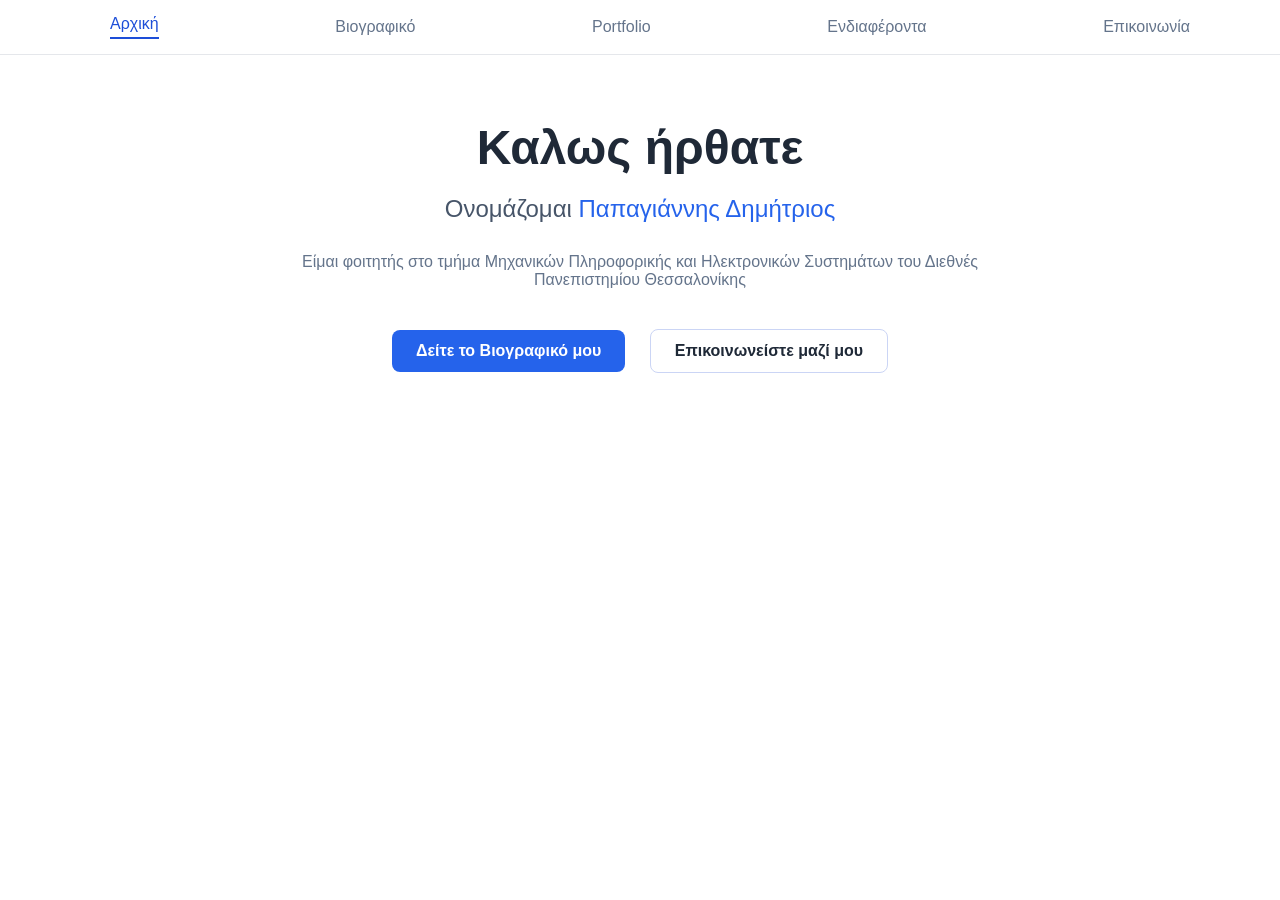
<file: index.html>
<!DOCTYPE html>
<html lang="en">
<head>
    <meta charset="UTF-8">
    <meta name="viewport" content="width=device-width, initial-scale=1.0">
    <link rel="stylesheet" href="style.css">
    <title>My Website</title>
</head>
<body>
    <header>
        <div class="navbar">
            <nav class="nav-links">
                <a href="index.html" class="active">Αρχική</a>
                <a href="bio.html">Βιογραφικό</a>
                <a href="portfolio.html">Portfolio</a>
                <a href="hobbies.html">Ενδιαφέροντα</a>
                <a href="contact.html">Επικοινωνία</a>
            </nav>
        </div>
    </header>
    <main>

        <h1>Καλως ήρθατε</h1>
        <h2>Ονομάζομαι <span style="color:#2563eb">Παπαγιάννης Δημήτριος</span></h2>
        
        <p>
            Είμαι φοιτητής στο τμήμα Μηχανικών Πληροφορικής και Ηλεκτρονικών Συστημάτων του Διεθνές Πανεπιστημίου Θεσσαλονίκης 
        </p>

        <div class="buttons">
            <a class="btn-1" href="bio.html">Δείτε το Βιογραφικό μου</a>
            <a class="btn-2" href="contact.html">Επικοινωνείστε μαζί μου</a>
        </div>
        
    </main>
    
</body>


</html>
</file>
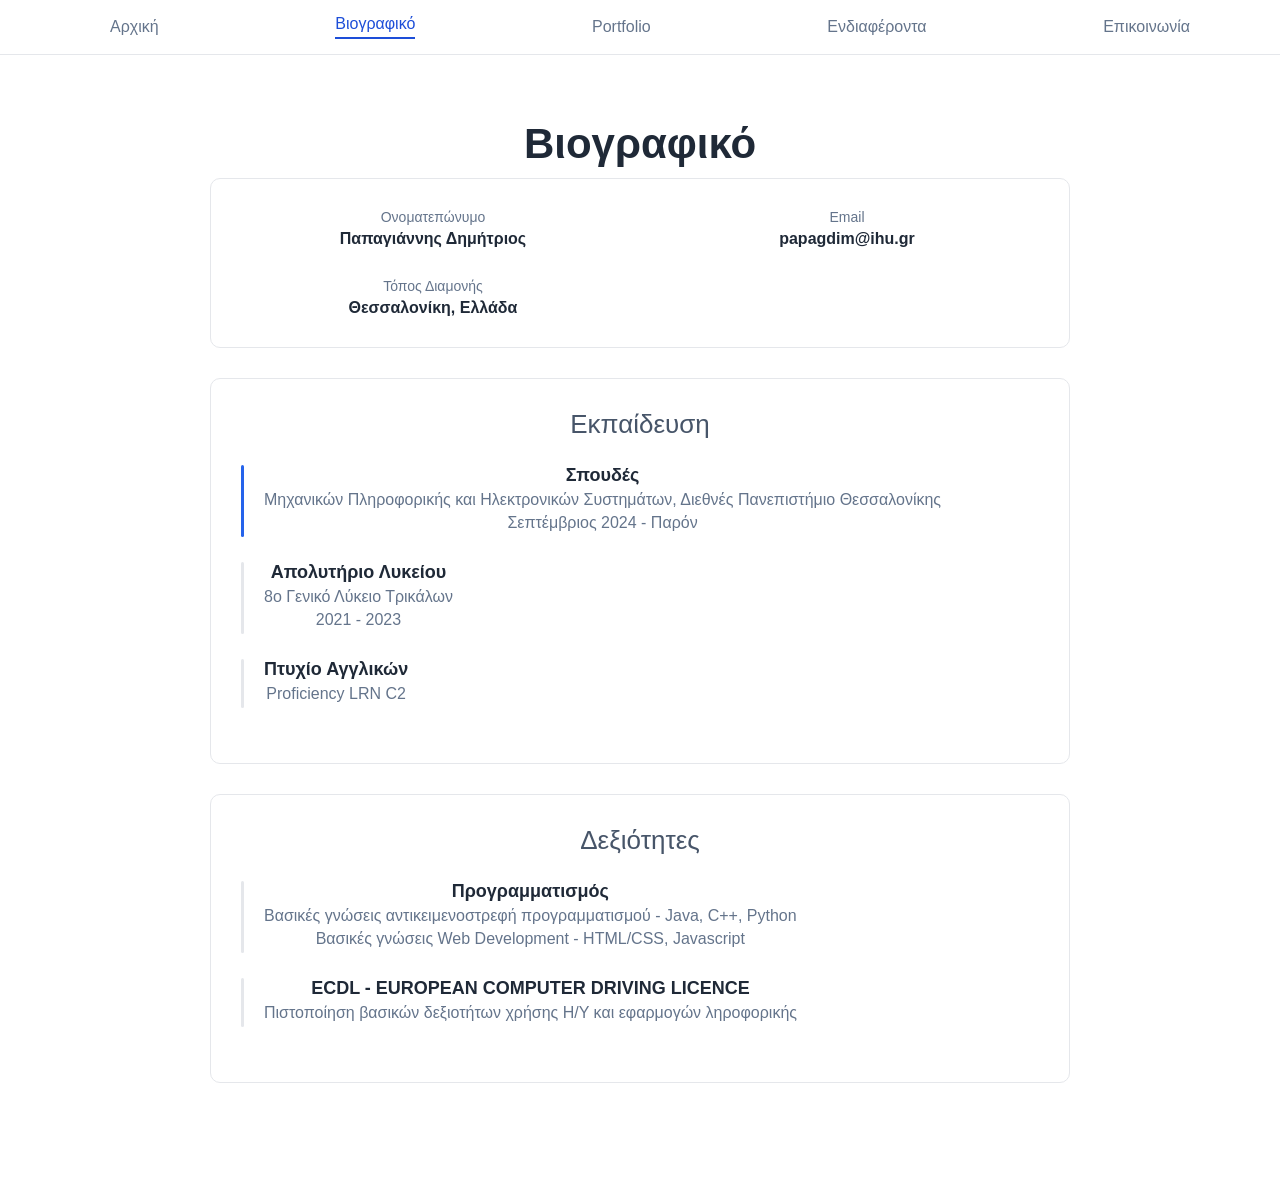
<file: bio.html>
<!DOCTYPE html>
<html lang="en">
<head>
    <meta charset="UTF-8">
    <meta name="viewport" content="width=device-width, initial-scale=1.0">
    <link rel="stylesheet" href="style.css">
    <title>Document</title>
</head>
<body>
    <header>
        <div class="navbar">
            <nav class="nav-links">
                <a href="index.html" >Αρχική</a>
                <a href="bio.html" class="active">Βιογραφικό</a>
                <a href="portfolio.html">Portfolio</a>
                <a href="hobbies.html">Ενδιαφέροντα</a>
                <a href="contact.html">Επικοινωνία</a>
            </nav>
        </div>
    </header>

    <main>
        

        <div class="container">
            <h1 class="bio">Βιογραφικό</h1>

            <div class="card">
                <div class="info-grid">
                    <div class="info-item">
                        <span>Ονοματεπώνυμο</span>
                        <strong>Παπαγιάννης Δημήτριος</strong>
                    </div>

                    <div class="info-item">
                        <span>Email</span>
                        <strong>papagdim@ihu.gr</strong>
                    </div>

                    <div class="info-item">
                        <span>Τόπος Διαμονής</span>
                        <strong>Θεσσαλονίκη, Ελλάδα</strong>
                    </div>
                </div>
            </div>

            <div class="card">
                <h2>Εκπαίδευση</h2>
                <div class="edu-grid">
                    <div class="line"></div>
                    <div class="edu-content">
                        <h3>Σπουδές</h3>
                        <p>Μηχανικών Πληροφορικής και Ηλεκτρονικών Συστημάτων, Διεθνές Πανεπιστήμιο Θεσσαλονίκης</p>
                        <p>Σεπτέμβριος 2024 - Παρόν</p>
                    </div>
                </div>

                <div class="edu-grid">
                    <div class="line" style="background-color: #e5e7eb;"></div>
                    <div class="edu-content">
                        <h3>Απολυτήριο Λυκείου</h3>
                        <p>8ο Γενικό Λύκειο Τρικάλων</p>
                        <p>2021 - 2023</p>
                    </div>
                </div>

                <div class="edu-grid">
                    <div class="line" style="background-color: #e5e7eb;"></div>
                    <div class="edu-content">
                        <h3>Πτυχίο Αγγλικών</h3>
                        <p>Proficiency LRN C2</p>
                    </div>
                </div>

            </div>

            <div class="card">
                <h2>Δεξιότητες</h2>
                <div class="edu-grid">
                    <div class="line" style="background-color: #e5e7eb;"></div>
                    <div class="edu-content">
                        <h3>Προγραμματισμός</h3>
                        <p>Βασικές γνώσεις αντικειμενοστρεφή προγραμματισμού - Java, C++, Python</p>
                        <p>Βασικές γνώσεις Web Development - HTML/CSS, Javascript</p>
                    </div>
                </div>
                <div class="edu-grid">
                    <div class="line" style="background-color: #e5e7eb;"></div>
                    <div class="edu-content">
                        <h3>ECDL - EUROPEAN COMPUTER DRIVING LICENCE</h3>
                        <p>Πιστοποίηση βασικών δεξιοτήτων χρήσης Η/Υ και εφαρμογών ληροφορικής</p>
                    </div>
                </div>
            </div>

            

            
            
            
        </div>

    </main>
    
</body>
</html>
</file>
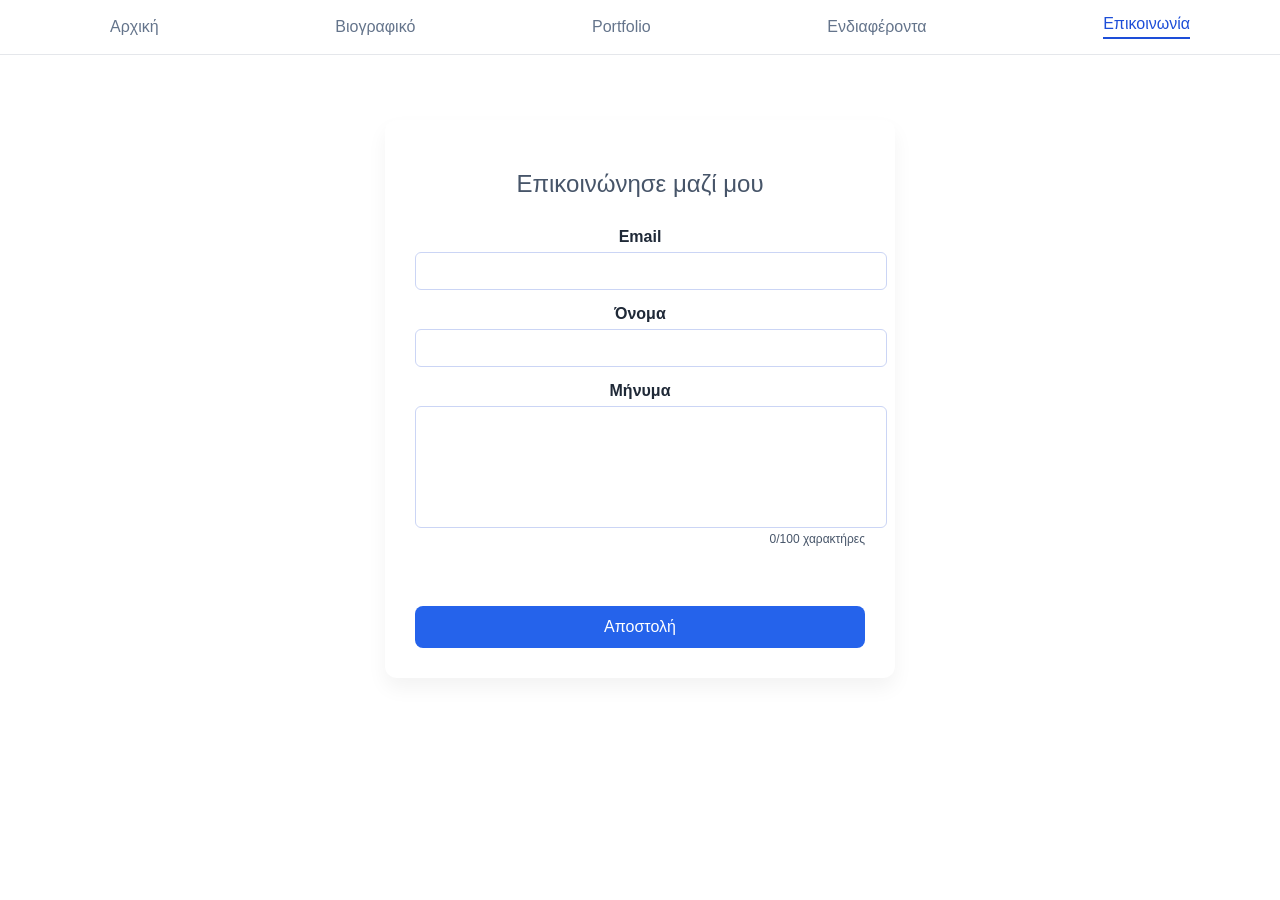
<file: contact.html>
<!DOCTYPE html>
<html lang="en">
<head>
    <meta charset="UTF-8">
    <meta name="viewport" content="width=device-width, initial-scale=1.0">
    <link rel="stylesheet" href="style.css">
    <title>Document</title>
</head>
<body>
    <header>
        <div class="navbar">
            <nav class="nav-links">
                <a href="index.html" >Αρχική</a>
                <a href="bio.html">Βιογραφικό</a>
                <a href="portfolio.html">Portfolio</a>
                <a href="hobbies.html">Ενδιαφέροντα</a>
                <a href="contact.html" class="active">Επικοινωνία</a>
            </nav>
        </div>
    </header>

    <main>
        <div class="container2">
            <h2>Επικοινώνησε μαζί μου</h2>

            <form id="contactForm">
                <label>Email</label>
                <input type="text" id="email">

                <label>Όνομα</label>
                <input type="text" id="name">

                <label>Μήνυμα</label>
                <textarea id="message"></textarea>
                <div class="char-count"><span id="chars">0</span>/100 χαρακτήρες</div>

                <p class="error" id="errorMsg"></p>
                <button type="submit">Αποστολή</button>
            </form>
            <div class="success" id="successMsg">Το μήνυμα στάλθηκε με επιτυχία!</div>
        </div>

    </main>
<script src="contact.js"></script>
</body>
</html>
</file>
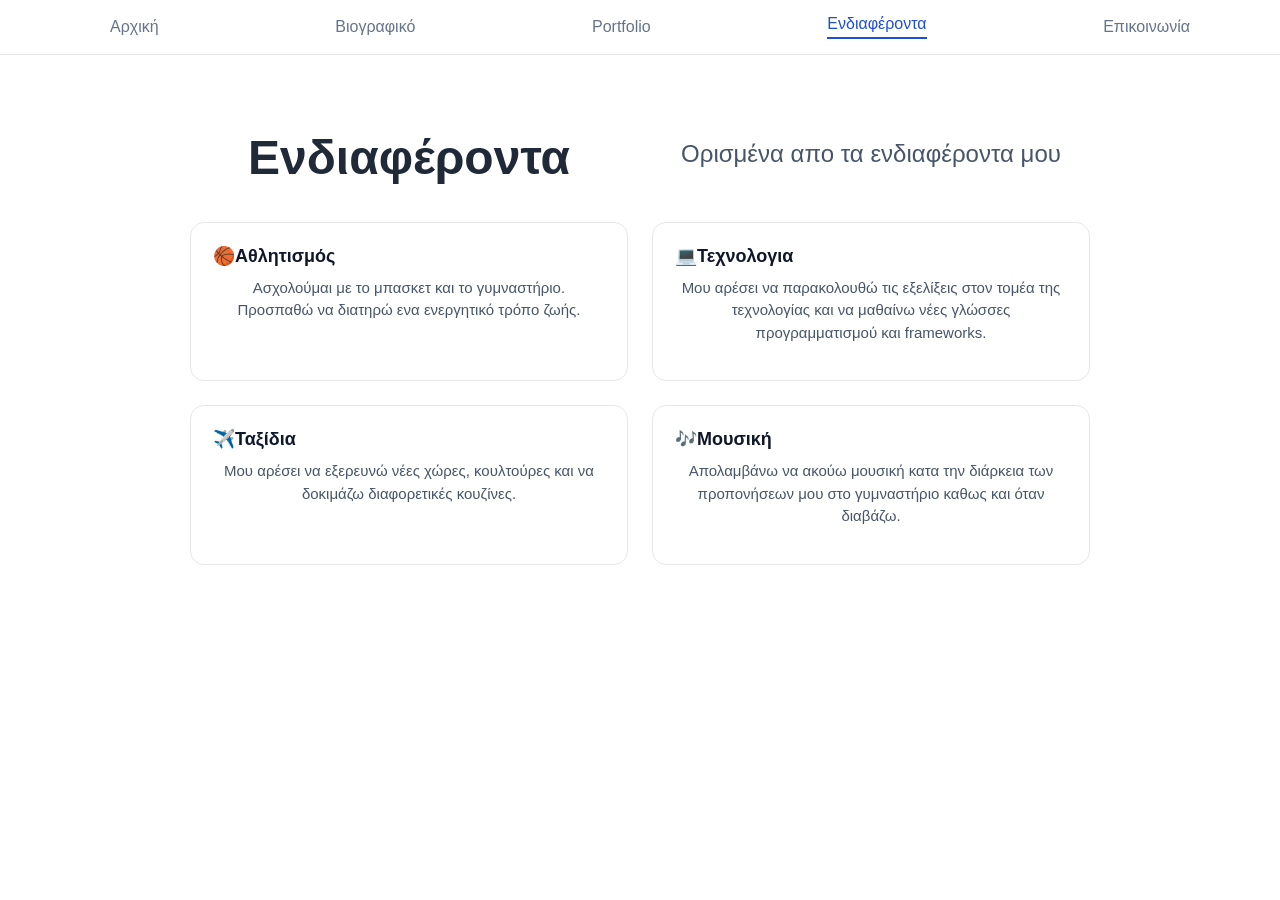
<file: hobbies.html>
<!DOCTYPE html>
<html lang="en">
<head>
    <meta charset="UTF-8">
    <meta name="viewport" content="width=device-width, initial-scale=1.0">
    <link rel="stylesheet" href="style.css">
    <title>Document</title>
</head>
<body>
    <header>
        <div class="navbar">
            <nav class="nav-links">
                <a href="index.html" >Αρχική</a>
                <a href="bio.html">Βιογραφικό</a>
                <a href="portfolio.html">Portfolio</a>
                <a href="hobbies.html" class="active">Ενδιαφέροντα</a>
                <a href="contact.html">Επικοινωνία</a>
            </nav>
        </div>
    </header>

    <main>
        <div class="projects">
            <h1>Ενδιαφέροντα</h1>
            <h2>Ορισμένα απο τα ενδιαφέροντα μου</h2>
            <div class="project-card">
                <div class="card-header">
                    <h3>🏀Αθλητισμός</h3>
                </div>
                <p>Ασχολούμαι με το μπασκετ και το γυμναστήριο. Προσπαθώ να διατηρώ ενα ενεργητικό τρόπο ζωής. </p>
            
            </div>
            <div class="project-card">
                <div class="card-header">
                    <h3>💻Τεχνολογια</h3>
                </div>
                <p>Μου αρέσει να παρακολουθώ τις εξελίξεις στον τομέα της τεχνολογίας και να μαθαίνω νέες γλώσσες προγραμματισμού και frameworks. </p>

            </div>
            <div class="project-card">
                <div class="card-header">
                    <h3>✈️Ταξίδια</h3>
                </div>
                <p>Μου αρέσει να εξερευνώ νέες χώρες, κουλτούρες και να δοκιμάζω διαφορετικές κουζίνες.</p>
            </div>
            <div class="project-card">
                <div class="card-header">
                    <h3>🎶Μουσική</h3>
                </div>
                <p>Απολαμβάνω να ακούω μουσική κατα την διάρκεια των προπονήσεων μου στο γυμναστήριο καθως και όταν διαβάζω.</p>
            </div>
        </div>
    </main>
</body>
</html>
</file>
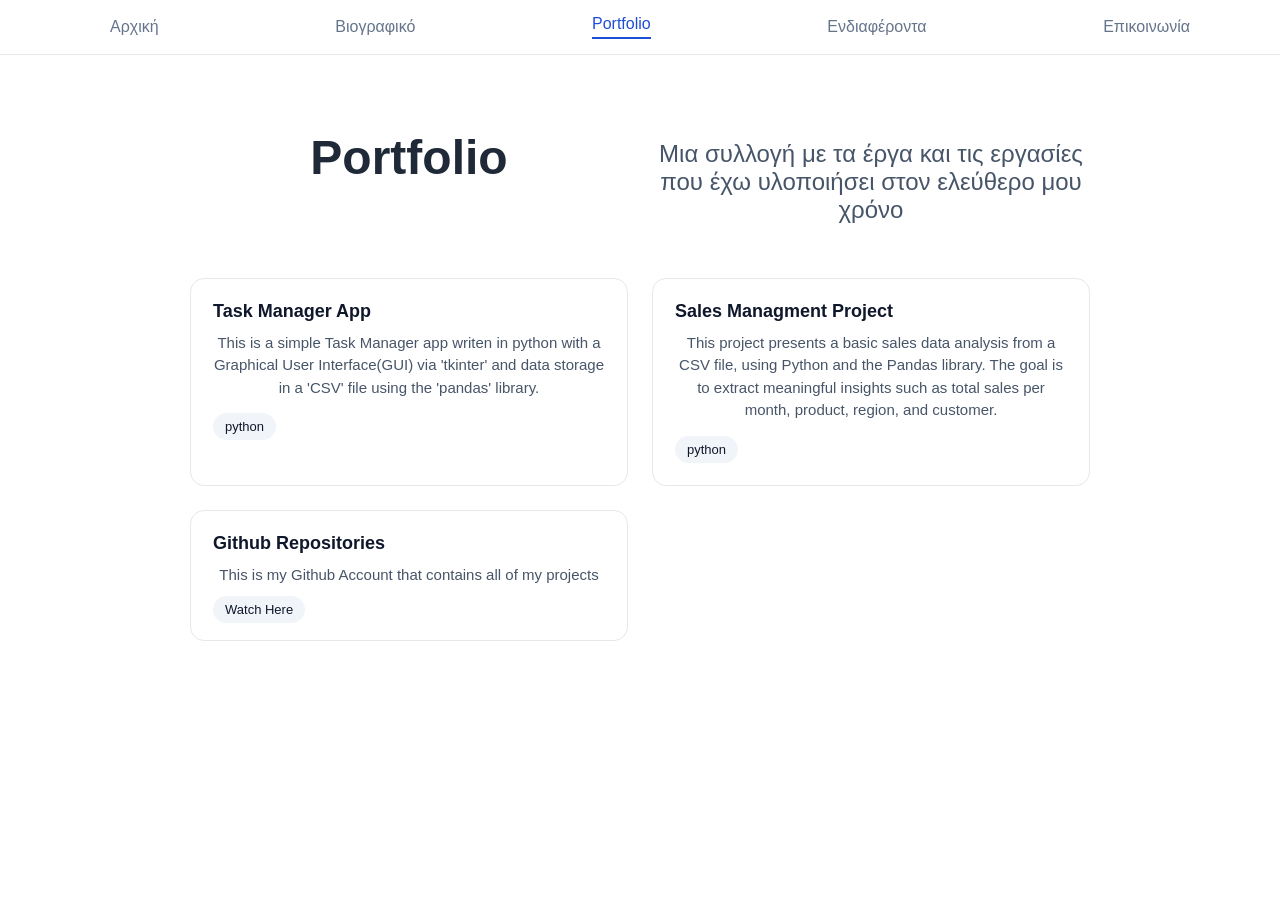
<file: portfolio.html>
<!DOCTYPE html>
<html lang="en">
<head>
    <meta charset="UTF-8">
    <meta name="viewport" content="width=device-width, initial-scale=1.0">
    <link rel="stylesheet" href="style.css">
    <title>Portfolio</title>
</head>
<body>
    <header>
        <div class="navbar">
            <nav class="nav-links">
                <a href="index.html">Αρχική</a>
                <a href="bio.html">Βιογραφικό</a>
                <a href="portfolio.html" class="active">Portfolio</a>
                <a href="hobbies.html">Ενδιαφέροντα</a>
                <a href="contact.html">Επικοινωνία</a>
            </nav>
        </div>
    </header>
    
    <main>
        <div class="projects">
            <h1>Portfolio</h1>
            <h2>Μια συλλογή με τα έργα και τις εργασίες που έχω υλοποιήσει στον ελεύθερο μου χρόνο</h2>
            <div class="project-card">
                <div class="card-header">
                    <h3>Task Manager App</h3>
                </div>
                <p>This is a simple Task Manager app writen in python with a Graphical User Interface(GUI) via 'tkinter' and data storage in a 'CSV' file using the 'pandas' library.</p>
                <div class="tags">
                    <span>python</span>
                </div>
            </div>
            <div class="project-card">
                <div class="card-header">
                    <h3>Sales Managment Project</h3>
                </div>
                <p>This project presents a basic sales data analysis from a CSV file, using Python and the Pandas library. The goal is to extract meaningful insights such as total sales per month, product, region, and customer.</p>

                <div class="tags">
                    <span>python</span>
                </div>
            </div>
            <div class="project-card">
                <div class="card-header">
                    <h3>Github Repositories</h3>
                </div>
                <p>This is my Github Account that contains all of my projects</p>
                <div class="tags">
                    <a href="https://github.com/prosaiicc" ><span>Watch Here</span></a>
                </div>
            </div>

        </div>
    </main>


</body>
</html>
</file>
<file: style.css>
body {
    margin: 0;
    font-family: Arial, sans-serif;
    color: #1f2937;

}

header {
    border-bottom: 1px solid #e5e7eb;
    position: fixed;
    transition: box-shadow 0.3s ease;
    top: 0;
    width: 100%;
    background: white;
}

header.scrolled {
  box-shadow: 0 2px 10px rgba(0,0,0,0.1);
}

.nav-links a.active {
    color: #1d4ed8;
    border-bottom: 2px solid #1d4ed8;
    padding-bottom: 4px;
}

.nav-links a {
    margin-left: 20px;
    text-decoration: none;
    color: #64748b;
    font-weight: 500;
    
}

main {
    max-width: 900px;
    margin: 120px auto;
    text-align: center;
    padding: 0px 20px;

}



nav {
    max-width: 1100px;
    margin: auto;
    padding: 15px 20px;
    display: flex;
    justify-content: space-between;
    align-items: center;
}

h1 {
    font-size: 48px;
    margin: 10px;

}

h2 {
    font-weight: normal;
    color: #475569;
    margin-bottom: 30px;
}

p {
    max-width: 700px;
    margin: auto;
    color: #64748b;
    margin-bottom: 40px;
}

.buttons a{
    text-decoration: none;
    display: inline-block;
    padding: 12px 24px;
    border-radius: 8px;
    font-weight: bold;
    margin: 0px 10px;
}

.btn-1 {
    background-color: #2563eb;
    color:white;
}

.btn-2{
    border: 1px solid #cbd5f5;
    color:#1f2937;
}



/*Bio */


h1.bio {
    font-size: 42px;
}

.card {
    background-color: white;
    border: 1px solid #e5e7eb;
    border-radius: 10px;
    padding: 30px;
    margin-bottom: 30px;
}

.container {
    max-width: 1000px;
    margin: 60px auto;
    padding: 0 20px;
}

.info-grid {
    display: grid;
    grid-template-columns: 1fr 1fr;
    gap: 30px;
}

.info-item span {
    display: block;
    color: #64748b;
    font-size: 14px;
    margin-bottom: 5px;
}
    
.info-item strong {
    font-size: 16px;
}   

.line {
    width: 3px;
    background-color: #2563eb;
    border-radius: 5px;
}

.edu-grid {
    display: flex;
    gap: 20px;
    margin-bottom: 25px;
}


.edu-content h3 {
    margin: 0;
    font-size: 18px;
}

.edu-content p {
    margin: 5px 0;
    color: #64748b;
}

.card h2 {
    margin-top: 0;
    margin-bottom: 25px;
    font-size: 26px;
}

.info-grid {
    display: grid;
    grid-template-columns: 1fr 1fr;
    gap: 30px;
}

.info-item span {
    display: block;
    color: #64748b;
    font-size: 14px;
    margin-bottom: 5px;
}

.info-item strong {
    font-size: 16px;
}

/*Portfolio */


.projects {
  display: grid;
  grid-template-columns: repeat(auto-fit, minmax(320px, 1fr));
  gap: 24px;
  max-width: 1100px;
  margin: auto;
}

.project-card:hover {
  transform: translateY(-4px);
  box-shadow: 0 12px 24px rgba(0,0,0,0.06);
}

.project-card {
  background: white;
  padding: 22px;
  border-radius: 14px;
  border: 1px solid #e5e7eb;
  transition: transform 0.2s ease, box-shadow 0.2s ease;
}

.card-header {
  display: flex;
  justify-content: space-between;
  align-items: center;
  margin-bottom: 10px;
}

.card-header h3 {
  margin: 0;
  font-size: 18px;
  color: #0f172a;
}

.card-header span {
  font-size: 14px;
  color: #2563eb;
  font-weight: 500;
}

.project-card p {
  margin: 0 0 14px;
  color: #475569;
  font-size: 15px;
  line-height: 1.5;
}

.tags {
  display: flex;
  flex-wrap: wrap;
  gap: 8px;
}

.tags span {
  background: #f1f5f9;
  color: #0f172a;
  padding: 6px 12px;
  border-radius: 999px;
  font-size: 13px;
  font-weight: 500;
}

.tags a {
    text-decoration: none;
}


/*Contact */ 

.container2 {
  max-width: 450px;
  margin: 60px auto;
  background: white;
  padding: 30px;
  border-radius: 12px;
  box-shadow: 0 10px 20px rgba(0,0,0,0.05);
}

label {
  display: block;
  margin-top: 15px;
  font-weight: bold;
}

input, textarea {
  width: 100%;
  padding: 10px;
  margin-top: 6px;
  border-radius: 6px;
  border: 1px solid #cbd5f5;
  font-size: 14px;
}

textarea {
  resize: none;
  height: 100px;
}

button {
  margin-top: 20px;
  width: 100%;
  padding: 12px;
  background: #2563eb;
  color: white;
  border: none;
  border-radius: 8px;
  cursor: pointer;
  font-size: 16px;
}

button:hover {
  background: #1e40af;
}

.error {
  color: red;
  margin-top: 10px;
}

.success {
  display: none;
  text-align: center;
  font-size: 18px;
  color: #16a34a;
}

.char-count {
  text-align: right;
  font-size: 12px;
  color: #475569;
}
</file>
